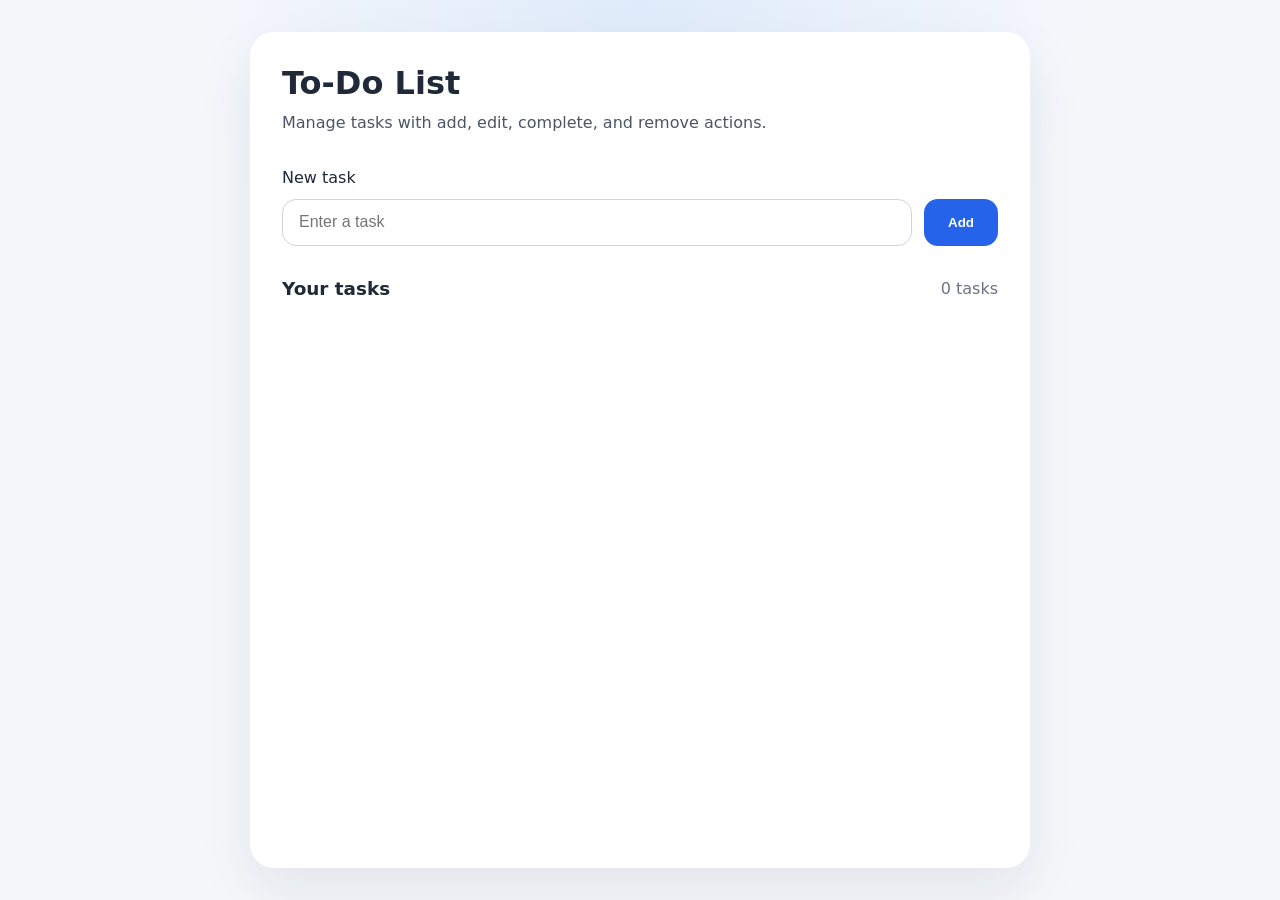
<file: index.html>
<!DOCTYPE html>
<html lang="en">
  <head>
    <meta charset="UTF-8" />
    <meta name="viewport" content="width=device-width, initial-scale=1.0" />
    <title>Simple To-Do List</title>
    <link rel="stylesheet" href="styles.css" />
  </head>
  <body>
    <main class="app-shell">
      <section class="header">
        <h1>To-Do List</h1>
        <p>Manage tasks with add, edit, complete, and remove actions.</p>
      </section>

      <section class="task-form">
        <label for="new-task">New task</label>
        <div class="task-form-row">
          <input id="new-task" type="text" placeholder="Enter a task" />
          <button id="add-task-btn" class="primary">Add</button>
        </div>
      </section>

      <section class="task-list-section">
        <div class="task-list-header">
          <h2>Your tasks</h2>
          <p id="task-count">0 tasks</p>
        </div>
        <ul id="task-list" class="task-list" aria-live="polite"></ul>
      </section>
    </main>

    <script src="app.js"></script>
  </body>
</html>
</file>
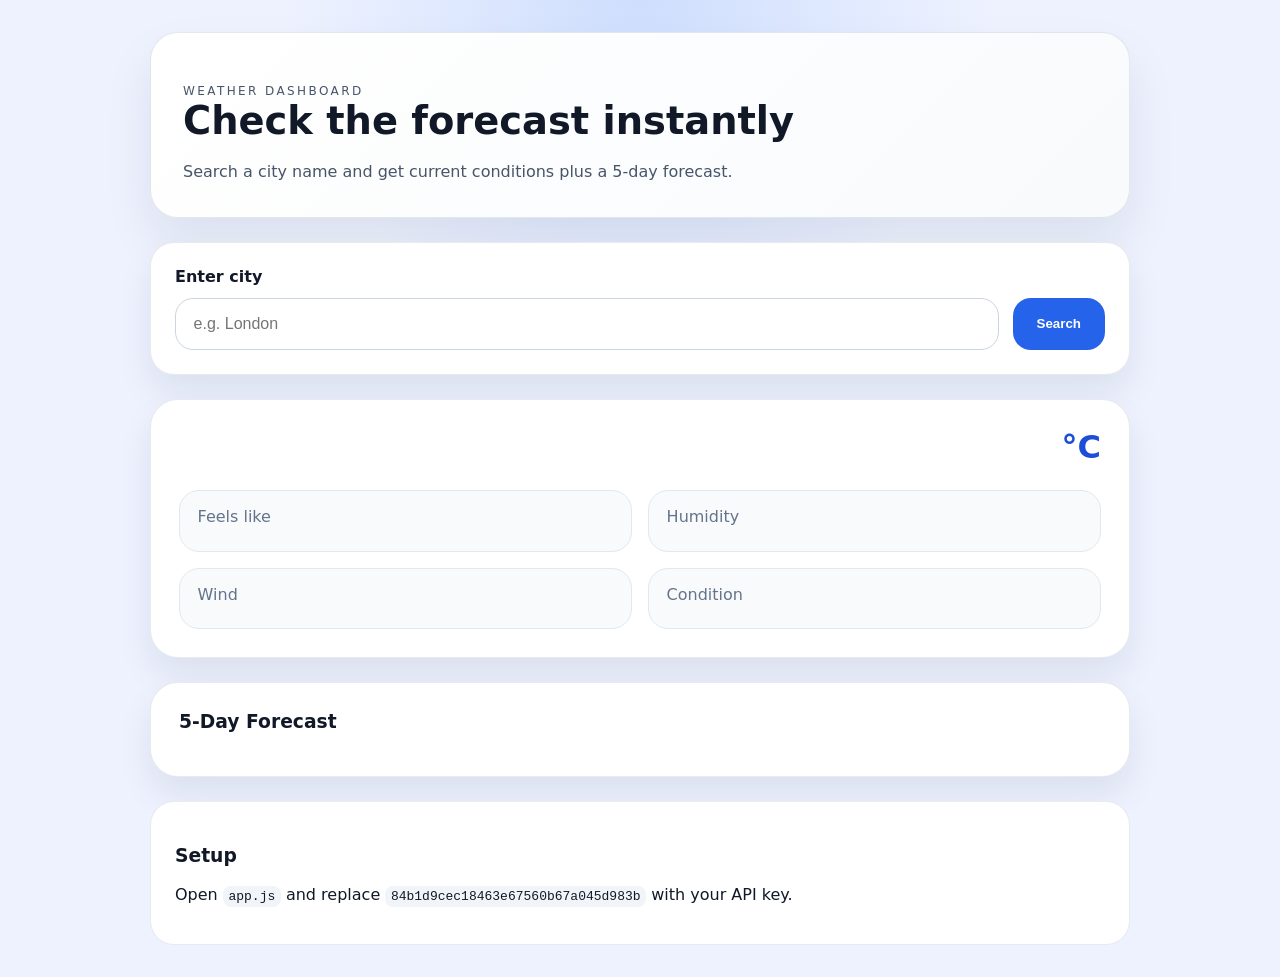
<file: weather-dashboard/index.html>
<!DOCTYPE html>
<html lang="en">
  <head>
    <meta charset="UTF-8" />
    <meta name="viewport" content="width=device-width, initial-scale=1.0" />
    <title>Weather Dashboard</title>
    <link rel="stylesheet" href="styles.css" />
  </head>
  <body>
    <main class="dashboard-shell">
      <header class="hero">
        <div>
          <p class="eyebrow">Weather Dashboard</p>
          <h1>Check the forecast instantly</h1>
          <p>Search a city name and get current conditions plus a 5-day forecast.</p>
        </div>
      </header>

      <section class="search-panel">
        <label class="search-label" for="city-input">Enter city</label>
        <div class="search-row">
          <input id="city-input" type="text" placeholder="e.g. London" autocomplete="off" />
          <button id="search-button" class="primary">Search</button>
        </div>
        <div id="error-message" class="message hidden"></div>
      </section>

      <section id="weather-card" class="weather-card hidden" aria-live="polite">
        <div class="weather-header">
          <div>
            <h2 id="city-name"></h2>
            <p id="weather-description"></p>
          </div>
          <div class="weather-temp">
            <span id="temperature"></span>
            <small>°C</small>
          </div>
        </div>

        <div class="weather-details-grid">
          <div class="weather-detail">
            <span>Feels like</span>
            <strong id="feels-like"></strong>
          </div>
          <div class="weather-detail">
            <span>Humidity</span>
            <strong id="humidity"></strong>
          </div>
          <div class="weather-detail">
            <span>Wind</span>
            <strong id="wind-speed"></strong>
          </div>
          <div class="weather-detail">
            <span>Condition</span>
            <strong id="condition-main"></strong>
          </div>
        </div>
      </section>

      <section id="forecast-section" class="forecast-section hidden">
        <h3>5-Day Forecast</h3>
        <div id="forecast-grid" class="forecast-grid"></div>
      </section>

      <section class="tips-card">
        <h3>Setup</h3>
        <p>Open <code>app.js</code> and replace <code>84b1d9cec18463e67560b67a045d983b</code> with your API key.</p>
      </section>
    </main>

    <script src="app.js"></script>
  </body>
</html>
</file>
<file: styles.css>
:root {
  color-scheme: light;
  font-family: Inter, system-ui, -apple-system, BlinkMacSystemFont, "Segoe UI", sans-serif;
  background: #f5f7fb;
  color: #1f2937;
}

* {
  box-sizing: border-box;
}

body {
  margin: 0;
  min-height: 100vh;
  padding: 2rem 1rem;
  display: flex;
  justify-content: center;
  background: radial-gradient(circle at top, rgba(96, 165, 250, 0.15), transparent 40%), #f5f7fb;
}

.app-shell {
  width: min(780px, 100%);
  background: #ffffff;
  border-radius: 24px;
  box-shadow: 0 25px 60px rgba(15, 23, 42, 0.08);
  padding: 2rem;
}

.header h1 {
  margin: 0 0 0.5rem;
  font-size: clamp(2rem, 2.5vw, 2.75rem);
}

.header p {
  margin: 0;
  color: #4b5563;
  line-height: 1.6;
}

.task-form {
  margin-top: 2rem;
}

.task-form-row {
  display: flex;
  gap: 0.75rem;
  flex-wrap: wrap;
  margin-top: 0.75rem;
}

input[type="text"] {
  flex: 1 1 240px;
  min-width: 0;
  padding: 0.85rem 1rem;
  font-size: 1rem;
  border: 1px solid #d1d5db;
  border-radius: 14px;
  transition: border-color 0.2s ease, box-shadow 0.2s ease;
}

input[type="text"]:focus {
  outline: none;
  border-color: #60a5fa;
  box-shadow: 0 0 0 4px rgba(96, 165, 250, 0.12);
}

button {
  border: none;
  border-radius: 14px;
  padding: 0.95rem 1.5rem;
  cursor: pointer;
  font-weight: 600;
  transition: transform 0.2s ease, filter 0.2s ease;
}

button.primary {
  color: #ffffff;
  background: #2563eb;
}

button.primary:hover {
  filter: brightness(1.05);
  transform: translateY(-1px);
}

button.secondary {
  background: #e5e7eb;
  color: #111827;
}

.task-list-section {
  margin-top: 2rem;
}

.task-list-header {
  display: flex;
  justify-content: space-between;
  align-items: center;
  gap: 1rem;
}

.task-list-header h2 {
  margin: 0;
  font-size: 1.15rem;
}

.task-list-header p {
  margin: 0;
  color: #6b7280;
}

.task-list {
  list-style: none;
  padding: 0;
  margin: 1.25rem 0 0;
  display: grid;
  gap: 0.75rem;
}

.task-item {
  display: grid;
  grid-template-columns: auto 1fr auto;
  gap: 1rem;
  align-items: center;
  padding: 1rem 1rem;
  background: #f9fafb;
  border: 1px solid #e5e7eb;
  border-radius: 18px;
}

.task-item.completed {
  background: #eff6ff;
  border-color: #bfdbfe;
}

.task-details {
  display: flex;
  gap: 0.75rem;
  align-items: center;
}

.task-checkbox {
  width: 1.1rem;
  height: 1.1rem;
}

.task-text {
  margin: 0;
  color: #111827;
  word-break: break-word;
}

.task-item.completed .task-text {
  text-decoration: line-through;
  color: #6b7280;
}

.task-actions {
  display: flex;
  gap: 0.5rem;
  flex-wrap: wrap;
  justify-content: flex-end;
}

.task-actions button {
  padding: 0.65rem 0.85rem;
  font-size: 0.9rem;
}

button.small {
  background: #f3f4f6;
  color: #111827;
}

button.small:hover {
  filter: brightness(0.95);
}

.edit-input {
  width: 100%;
  font-size: 1rem;
  padding: 0.7rem 0.85rem;
  border-radius: 12px;
  border: 1px solid #d1d5db;
}

@media (max-width: 560px) {
  .task-item {
    grid-template-columns: 1fr;
    gap: 0.75rem;
  }
  .task-actions {
    justify-content: flex-start;
  }
}
</file>
<file: weather-dashboard/styles.css>
:root {
  color-scheme: light;
  font-family: Inter, system-ui, -apple-system, BlinkMacSystemFont, "Segoe UI", sans-serif;
  background: #eef2ff;
  color: #111827;
}

* {
  box-sizing: border-box;
}

body {
  margin: 0;
  min-height: 100vh;
  padding: 2rem;
  display: flex;
  justify-content: center;
  background: radial-gradient(circle at top, rgba(59, 130, 246, 0.18), transparent 30%), #eef2ff;
}

.dashboard-shell {
  width: min(980px, 100%);
  display: grid;
  gap: 1.5rem;
}

.hero {
  padding: 2rem;
  border-radius: 28px;
  background: linear-gradient(135deg, #ffffff 0%, #f8fafc 100%);
  border: 1px solid rgba(148, 163, 184, 0.25);
  box-shadow: 0 25px 50px rgba(15, 23, 42, 0.08);
}

.eyebrow {
  margin: 0 0 0.75rem;
  text-transform: uppercase;
  letter-spacing: 0.2em;
  font-size: 0.75rem;
  color: #2563eb;
}

.hero h1 {
  margin: 0;
  font-size: clamp(2rem, 3vw, 3.25rem);
  line-height: 1.05;
}

.hero p {
  margin: 1rem 0 0;
  max-width: 620px;
  color: #475569;
  line-height: 1.7;
}

.search-panel {
  background: #ffffff;
  border-radius: 24px;
  padding: 1.5rem;
  box-shadow: 0 18px 35px rgba(15, 23, 42, 0.08);
  border: 1px solid rgba(148, 163, 184, 0.22);
}

.search-label {
  display: block;
  font-weight: 600;
  margin-bottom: 0.75rem;
}

.search-row {
  display: grid;
  grid-template-columns: 1fr auto;
  gap: 0.85rem;
}

input[type="text"] {
  width: 100%;
  padding: 1rem 1.1rem;
  border: 1px solid #cbd5e1;
  border-radius: 18px;
  font-size: 1rem;
}

input[type="text"]:focus {
  outline: none;
  border-color: #2563eb;
  box-shadow: 0 0 0 4px rgba(59, 130, 246, 0.14);
}

button.primary {
  background: #2563eb;
  color: #ffffff;
  border-radius: 18px;
  border: none;
  padding: 1rem 1.5rem;
  font-weight: 700;
  cursor: pointer;
}

button.primary:hover {
  filter: brightness(1.05);
}

.message {
  margin-top: 1rem;
  padding: 0.95rem 1rem;
  border-radius: 16px;
  font-size: 0.95rem;
}

.message.hidden {
  display: none;
}

.message.error {
  background: #fee2e2;
  color: #991b1b;
  border: 1px solid #fecaca;
}

.weather-card {
  background: #ffffff;
  border-radius: 28px;
  padding: 1.75rem;
  box-shadow: 0 18px 35px rgba(15, 23, 42, 0.08);
  border: 1px solid rgba(148, 163, 184, 0.22);
}

.weather-header {
  display: flex;
  justify-content: space-between;
  gap: 1rem;
  align-items: center;
}

.weather-header h2 {
  margin: 0;
  font-size: 1.75rem;
}

.weather-header p {
  margin: 0.5rem 0 0;
  color: #475569;
}

.weather-temp {
  display: flex;
  align-items: flex-end;
  gap: 0.25rem;
  font-size: clamp(2rem, 3vw, 3.5rem);
  font-weight: 700;
  color: #1d4ed8;
}

.weather-details-grid {
  display: grid;
  grid-template-columns: repeat(2, minmax(0, 1fr));
  gap: 1rem;
  margin-top: 1.5rem;
}

.weather-detail {
  background: #f8fafc;
  border-radius: 20px;
  padding: 1rem 1.1rem;
  border: 1px solid #e2e8f0;
}

.weather-detail span {
  display: block;
  color: #64748b;
  margin-bottom: 0.55rem;
}

.weather-detail strong {
  display: block;
  font-size: 1.1rem;
}

.forecast-section {
  background: #ffffff;
  border-radius: 28px;
  padding: 1.75rem;
  border: 1px solid rgba(148, 163, 184, 0.22);
  box-shadow: 0 18px 35px rgba(15, 23, 42, 0.08);
}

.forecast-section h3 {
  margin: 0 0 1rem;
}

.forecast-grid {
  display: grid;
  grid-template-columns: repeat(auto-fit, minmax(140px, 1fr));
  gap: 1rem;
}

.forecast-card {
  background: #f8fafc;
  border-radius: 22px;
  padding: 1rem;
  text-align: center;
  border: 1px solid #e2e8f0;
}

.forecast-card strong {
  display: block;
  font-size: 1.2rem;
  margin-top: 0.75rem;
}

.tips-card {
  background: #ffffff;
  border-radius: 24px;
  padding: 1.5rem;
  border: 1px solid rgba(148, 163, 184, 0.22);
}

.tips-card code {
  background: #f1f5f9;
  border-radius: 8px;
  padding: 0.2rem 0.35rem;
}

@media (max-width: 720px) {
  .weather-header {
    flex-direction: column;
    align-items: flex-start;
  }
  .weather-temp {
    font-size: 2.5rem;
  }
}
</file>
